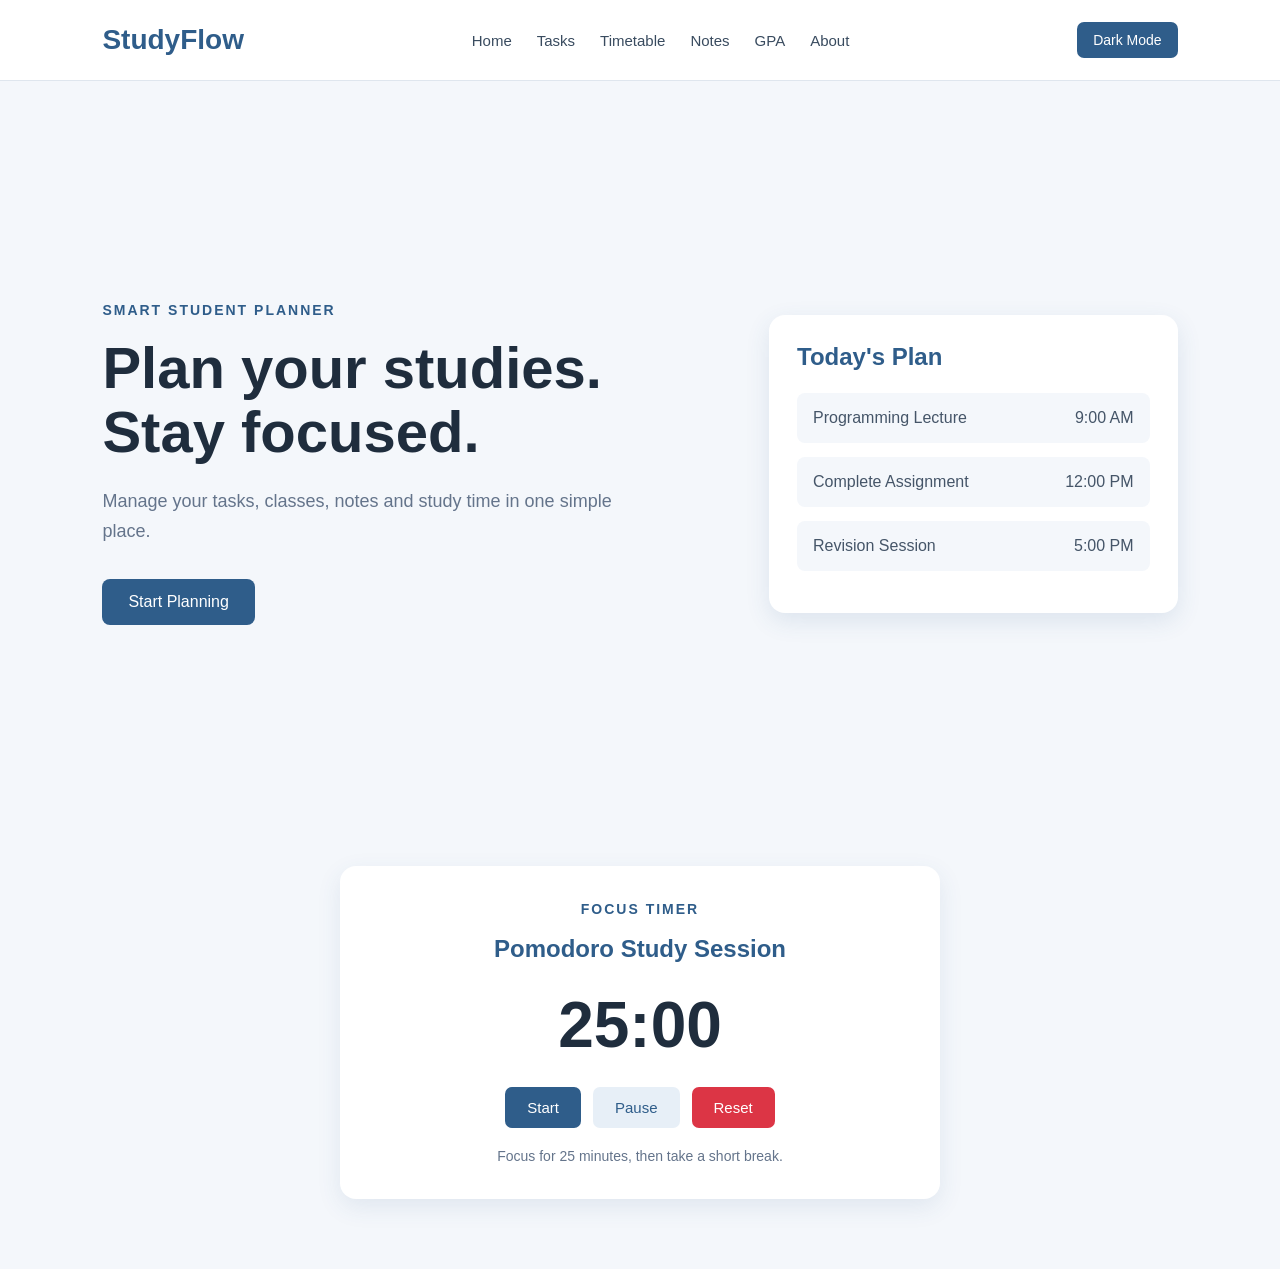
<file: index.html>
<!DOCTYPE html>
<html lang="en">

<head>
    <meta charset="UTF-8">
    <meta name="viewport" content="width=device-width, initial-scale=1.0">

    <title>StudyFlow</title>

    <link rel="stylesheet" href="css/style.css">
</head>
<body>

    <header class="navbar">
        <div class="logo">StudyFlow</div>

        <nav>
            <a href="index.html">Home</a>
            <a href="tasks.html">Tasks</a>
            <a href="timetable.html">Timetable</a>
            <a href="notes.html">Notes</a>
            <a href="gpa.html">GPA</a>
            <a href="about.html">About</a>
        </nav>
        <button id="themeButton" class="theme-button">
    Dark Mode
</button>
    </header>

    <main class="hero">
        <div class="hero-text">
            <p class="small-heading">SMART STUDENT PLANNER</p>

            <h1>Plan your studies.<br>Stay focused.</h1>

            <p class="hero-description">
                Manage your tasks, classes, notes and study time in one simple place.
            </p>

            <a href="tasks.html" class="start-button">Start Planning</a>
        </div>

        <div class="hero-card">
            <h2>Today's Plan</h2>

            <div class="plan-item">
                <span>Programming Lecture</span>
                <span>9:00 AM</span>
            </div>

            <div class="plan-item">
                <span>Complete Assignment</span>
                <span>12:00 PM</span>
            </div>

            <div class="plan-item">
                <span>Revision Session</span>
                <span>5:00 PM</span>
            </div>
        </div>
        
    </main>
        </main>

    <section class="pomodoro-section">

        <div class="pomodoro-card">

            <p class="small-heading">FOCUS TIMER</p>

            <h2>Pomodoro Study Session</h2>

            <div id="timerDisplay" class="timer-display">
                25:00
            </div>

            <div class="timer-buttons">
                <button id="startTimerButton">Start</button>
                <button id="pauseTimerButton">Pause</button>
                <button id="resetTimerButton">Reset</button>
            </div>

            <p class="timer-message">
                Focus for 25 minutes, then take a short break.
            </p>

        </div>

    </section>
<!-- js file connections timers darkmode and light modes  -->
    <script src="js/main.js"></script>
    <script src="js/timer.js"></script>
</body>


</html>
</file>
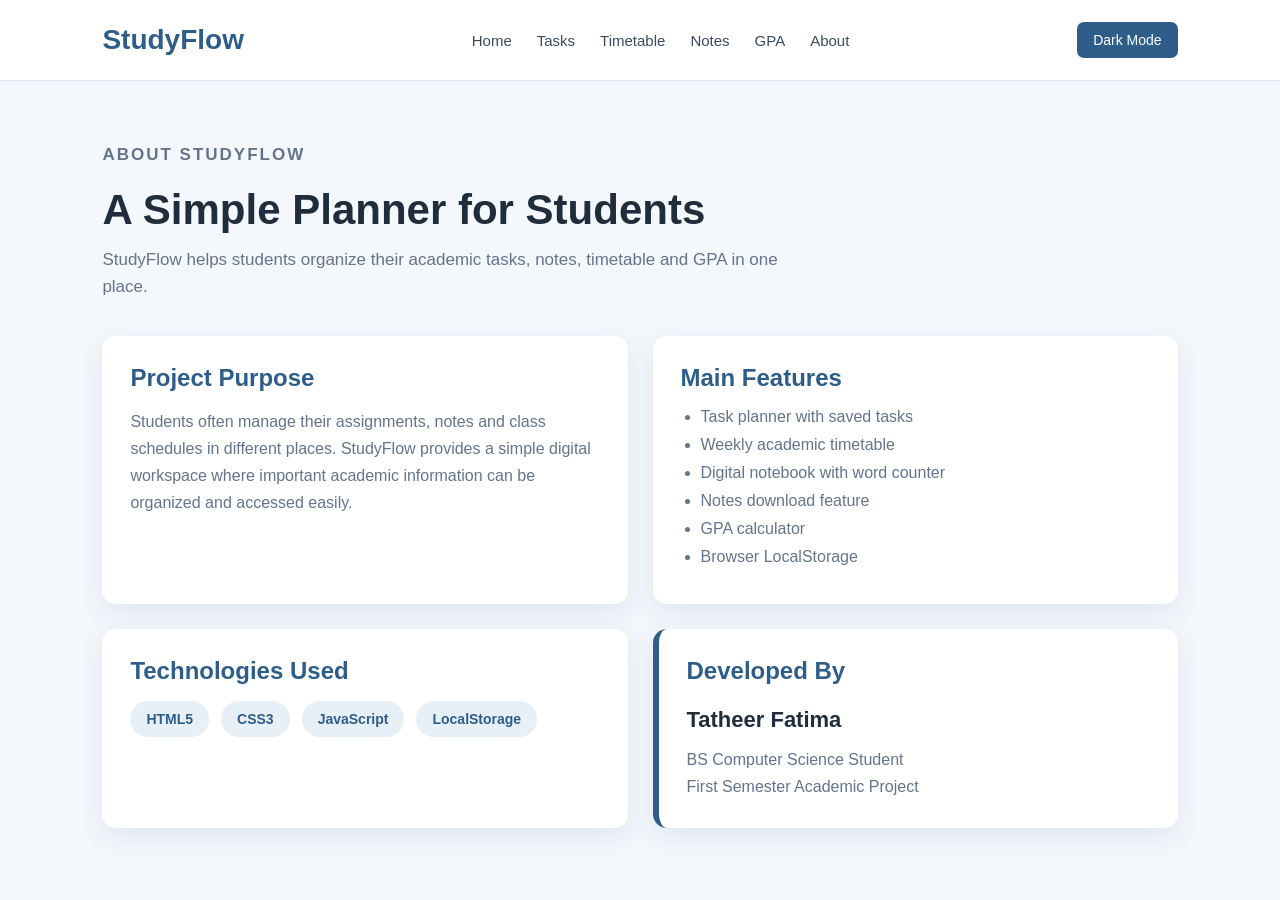
<file: about.html>
<!DOCTYPE html>
<html lang="en">

<head>
    <meta charset="UTF-8">
    <meta name="viewport" content="width=device-width, initial-scale=1.0">

    <title>About - StudyFlow</title>

    <link rel="stylesheet" href="css/style.css">
</head>

<body>

    <header class="navbar">
        <div class="logo">StudyFlow</div>

        <nav>
            <a href="index.html">Home</a>
            <a href="tasks.html">Tasks</a>
            <a href="timetable.html">Timetable</a>
            <a href="notes.html">Notes</a>
            <a href="gpa.html">GPA</a>
            <a href="about.html">About</a>
        </nav>
        <button id="themeButton" class="theme-button">
    Dark Mode
</button>
    </header>

    <main class="about-page">

        <section class="about-heading">
            <p class="small-heading">ABOUT STUDYFLOW</p>

            <h1>A Simple Planner for Students</h1>

            <p>
                StudyFlow helps students organize their academic tasks,
                notes, timetable and GPA in one place.
            </p>
        </section>

        <section class="about-container">

            <div class="about-card">
                <h2>Project Purpose</h2>

                <p>
                    Students often manage their assignments, notes and class
                    schedules in different places. StudyFlow provides a simple
                    digital workspace where important academic information can
                    be organized and accessed easily.
                </p>
            </div>

            <div class="about-card">
                <h2>Main Features</h2>

                <ul>
                    <li>Task planner with saved tasks</li>
                    <li>Weekly academic timetable</li>
                    <li>Digital notebook with word counter</li>
                    <li>Notes download feature</li>
                    <li>GPA calculator</li>
                    <li>Browser LocalStorage</li>
                </ul>
            </div>

            <div class="about-card">
                <h2>Technologies Used</h2>

                <div class="technology-list">
                    <span>HTML5</span>
                    <span>CSS3</span>
                    <span>JavaScript</span>
                    <span>LocalStorage</span>
                </div>
            </div>

            <div class="about-card student-card">
                <h2>Developed By</h2>

                <p class="student-name">Tatheer Fatima</p>
                <p>BS Computer Science Student</p>
                <p>First Semester Academic Project</p>
            </div>

        </section>

    </main>

    <script src="js/main.js"></script>

</body>

</html>
</file>
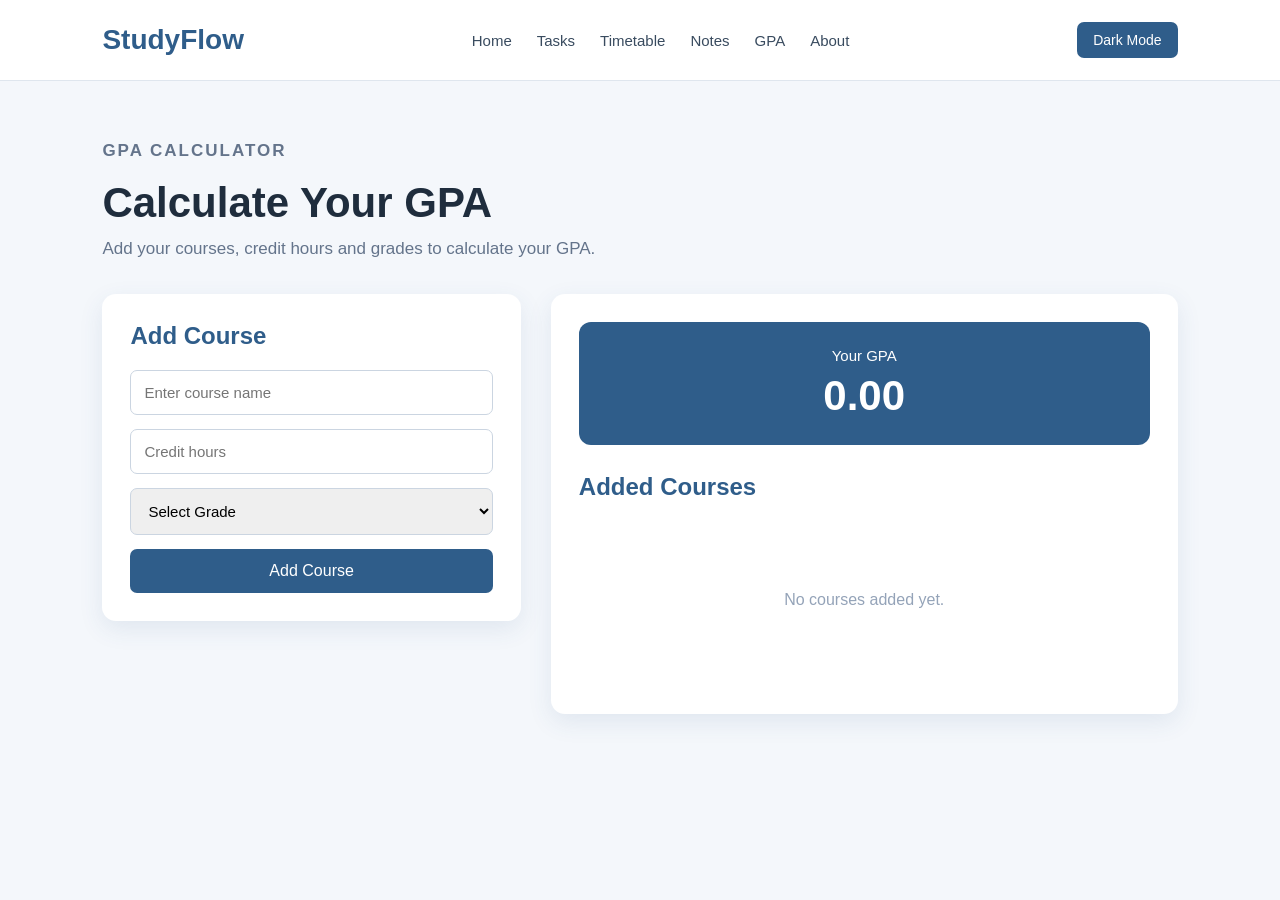
<file: gpa.html>
<!DOCTYPE html>
<html lang="en">

<head>
    <meta charset="UTF-8">
    <meta name="viewport" content="width=device-width, initial-scale=1.0">

    <title>GPA Calculator - StudyFlow</title>

    <link rel="stylesheet" href="css/style.css">
</head>

<body>

    <header class="navbar">
        <div class="logo">StudyFlow</div>

        <nav>
            <a href="index.html">Home</a>
            <a href="tasks.html">Tasks</a>
            <a href="timetable.html">Timetable</a>
            <a href="notes.html">Notes</a>
            <a href="gpa.html">GPA</a>
            <a href="about.html">About</a>
        </nav>
        <button id="themeButton" class="theme-button">
    Dark Mode
</button>
    </header>

    <main class="gpa-page">

        <section class="gpa-heading">
            <p class="small-heading">GPA CALCULATOR</p>

            <h1>Calculate Your GPA</h1>

            <p>
                Add your courses, credit hours and grades to calculate your GPA.
            </p>
        </section>

        <section class="gpa-container">

            <div class="gpa-form">
                <h2>Add Course</h2>

                <input
                    type="text"
                    id="courseName"
                    placeholder="Enter course name"
                >

                <input
                    type="number"
                    id="creditHours"
                    placeholder="Credit hours"
                    min="1"
                    max="6"
                >

                <select id="gradeInput">
                    <option value="">Select Grade</option>
                    <option value="4.0">A</option>
                    <option value="3.7">A-</option>
                    <option value="3.3">B+</option>
                    <option value="3.0">B</option>
                    <option value="2.7">B-</option>
                    <option value="2.3">C+</option>
                    <option value="2.0">C</option>
                    <option value="1.7">C-</option>
                    <option value="1.0">D</option>
                    <option value="0.0">F</option>
                </select>

                <button id="addCourseButton">
                    Add Course
                </button>
            </div>

            <div class="gpa-result-section">

                <div class="gpa-result-card">
                    <p>Your GPA</p>
                    <h2 id="gpaResult">0.00</h2>
                </div>

                <h2>Added Courses</h2>

                <div id="courseList">
                    <p class="empty-message">No courses added yet.</p>
                </div>

            </div>

        </section>

    </main>

    <script src="js/gpa.js"></script>

</body>

</html>
</file>
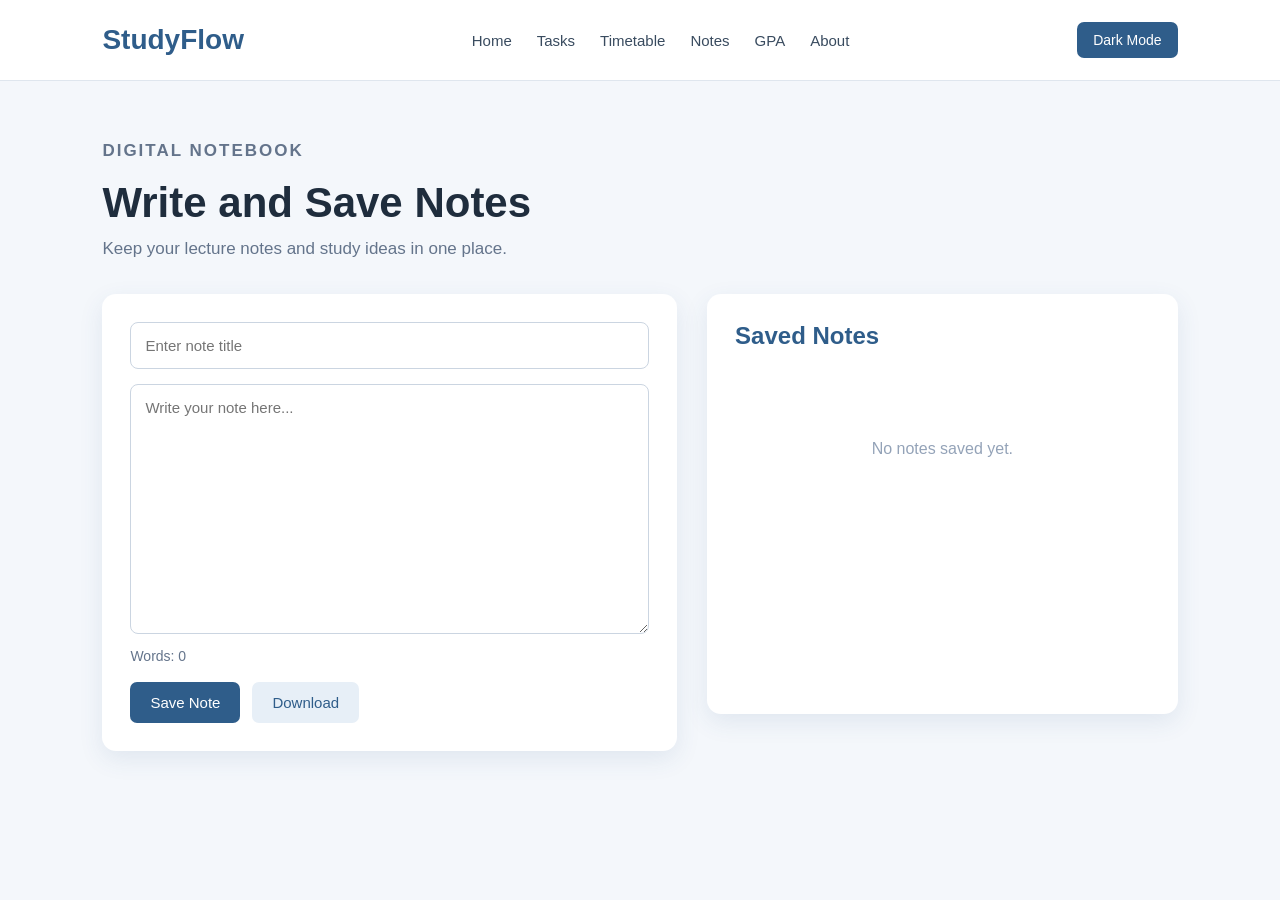
<file: notes.html>
<!DOCTYPE html>
<html lang="en">

<head>
    <meta charset="UTF-8">
    <meta name="viewport" content="width=device-width, initial-scale=1.0">

    <title>Notes - StudyFlow</title>

    <link rel="stylesheet" href="css/style.css">
</head>

<body>

    <header class="navbar">
        <div class="logo">StudyFlow</div>

        <nav>
            <a href="index.html">Home</a>
            <a href="tasks.html">Tasks</a>
            <a href="timetable.html">Timetable</a>
            <a href="notes.html">Notes</a>
            <a href="gpa.html">GPA</a>
            <a href="about.html">About</a>
        </nav>
        <button id="themeButton" class="theme-button">
    Dark Mode
</button>
    </header>

    <main class="notes-page">

        <section class="notes-heading">
            <p class="small-heading">DIGITAL NOTEBOOK</p>

            <h1>Write and Save Notes</h1>

            <p>
                Keep your lecture notes and study ideas in one place.
            </p>
        </section>

        <section class="notes-container">

            <div class="notes-editor">

                <input
                    type="text"
                    id="noteTitle"
                    placeholder="Enter note title"
                >

                <textarea
                    id="noteContent"
                    placeholder="Write your note here..."
                ></textarea>

                <div class="notes-info">
                    <span id="wordCount">Words: 0</span>
                </div>

                <div class="notes-buttons">
                    <button id="saveNoteButton">Save Note</button>
                    <button id="downloadNoteButton">Download</button>
                </div>

            </div>

            <div class="saved-notes-section">

                <h2>Saved Notes</h2>

                <div id="savedNotes">
                    <p class="empty-message">No notes saved yet.</p>
                </div>

            </div>

        </section>

    </main>

    <script src="js/notes.js"></script>

</body>

</html>
</file>
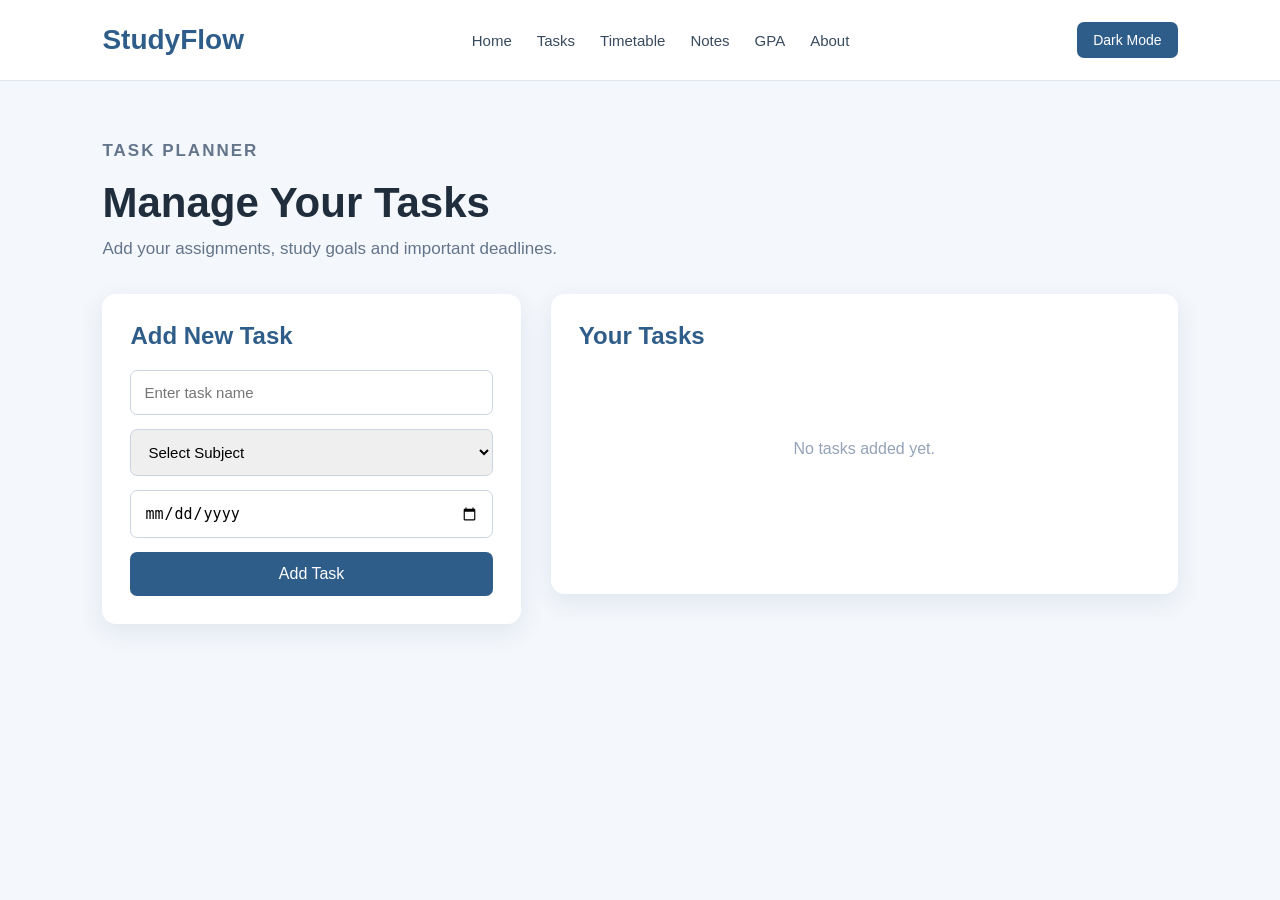
<file: tasks.html>
<!DOCTYPE html>
<html lang="en">

<head>
    <meta charset="UTF-8">
    <meta name="viewport" content="width=device-width, initial-scale=1.0">

    <title>Tasks - StudyFlow</title>

    <link rel="stylesheet" href="css/style.css">
</head>

<body>

    <header class="navbar">
        <div class="logo">StudyFlow</div>

        <nav>
            <a href="index.html">Home</a>
            <a href="tasks.html">Tasks</a>
            <a href="timetable.html">Timetable</a>
            <a href="notes.html">Notes</a>
           <a href="gpa.html">GPA</a>
            <a href="about.html">About</a>
        </nav>
        <button id="themeButton" class="theme-button">
    Dark Mode
</button>
    </header>

    <main class="tasks-page">

        <section class="tasks-heading">
            <p class="small-heading">TASK PLANNER</p>
            <h1>Manage Your Tasks</h1>
            <p>Add your assignments, study goals and important deadlines.</p>
        </section>

        <section class="task-container">

            <div class="task-form">
                <h2>Add New Task</h2>

                <input type="text" id="taskInput" placeholder="Enter task name">

                <select id="subjectInput">
                    <option value="">Select Subject</option>
                    <option value="Programming">Programming</option>
                    <option value="ICT">ICT</option>
                    <option value="Mathematics">Mathematics</option>
                    <option value="English">English</option>
                </select>

                <input type="date" id="dateInput">

                <button id="addTaskButton">Add Task</button>
            </div>

            <div class="task-list-section">
                <h2>Your Tasks</h2>

                <div id="taskList">
                    <p class="empty-message">No tasks added yet.</p>
                </div>
            </div>

        </section>

    </main>
    <script src="js/tasks.js"></script>

</body>

</html>
</file>
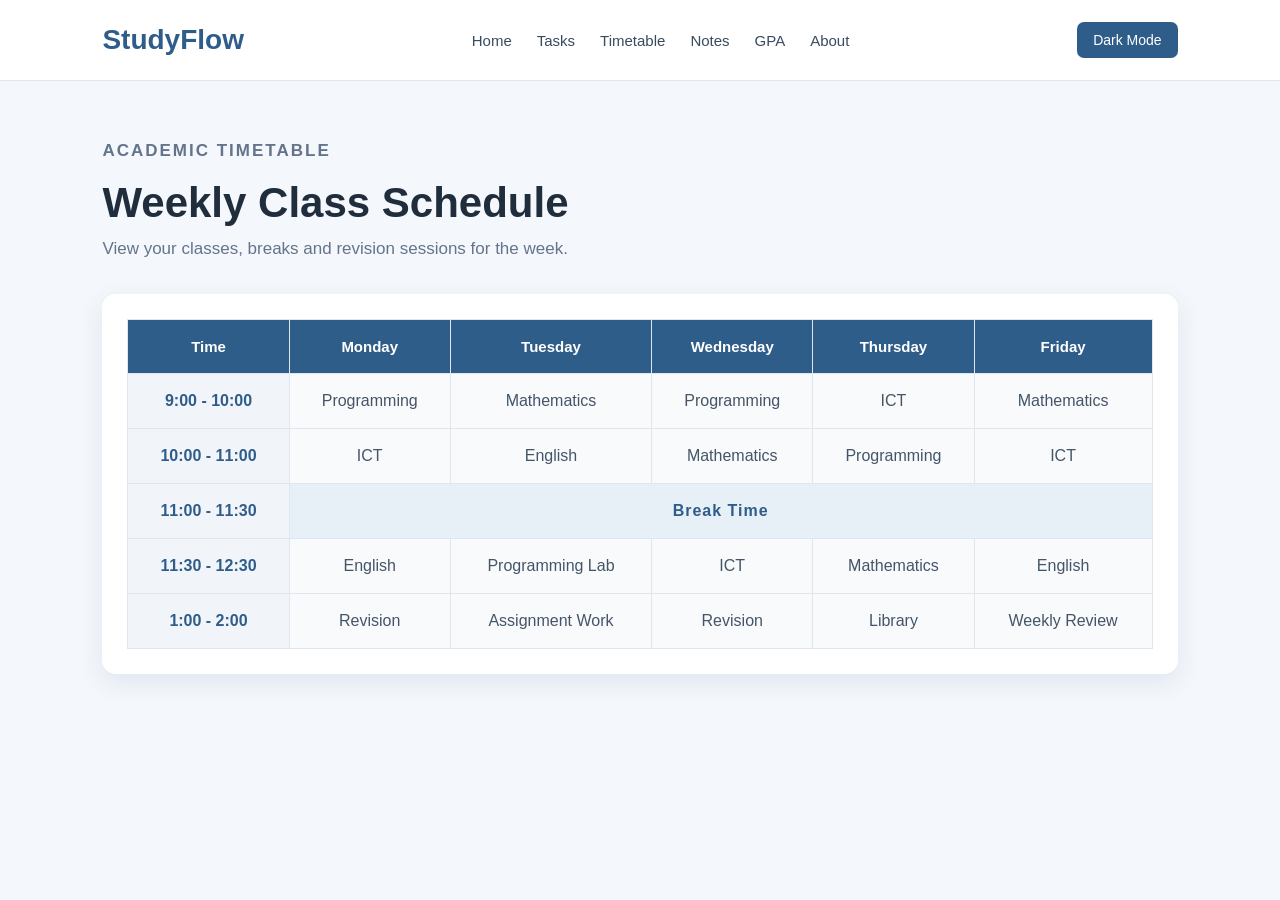
<file: timetable.html>
<!DOCTYPE html>
<html lang="en">

<head>
    <meta charset="UTF-8">
    <meta name="viewport" content="width=device-width, initial-scale=1.0">

    <title>Timetable - StudyFlow</title>

    <link rel="stylesheet" href="css/style.css">
</head>

<body>

    <header class="navbar">
        <div class="logo">StudyFlow</div>

        <nav>
            <a href="index.html">Home</a>
            <a href="tasks.html">Tasks</a>
            <a href="timetable.html">Timetable</a>
           <a href="notes.html">Notes</a>
            <a href="gpa.html">GPA</a>
            <a href="about.html">About</a>
        </nav>
        <button id="themeButton" class="theme-button">
    Dark Mode
</button>
    </header>

    <main class="timetable-page">

        <section class="timetable-heading">
            <p class="small-heading">ACADEMIC TIMETABLE</p>

            <h1>Weekly Class Schedule</h1>

            <p>
                View your classes, breaks and revision sessions for the week.
            </p>
        </section>

        <section class="table-container">

            <table>
                <thead>
                    <tr>
                        <th>Time</th>
                        <th>Monday</th>
                        <th>Tuesday</th>
                        <th>Wednesday</th>
                        <th>Thursday</th>
                        <th>Friday</th>
                    </tr>
                </thead>

                <tbody>
                    <tr>
                        <td>9:00 - 10:00</td>
                        <td>Programming</td>
                        <td>Mathematics</td>
                        <td>Programming</td>
                        <td>ICT</td>
                        <td>Mathematics</td>
                    </tr>

                    <tr>
                        <td>10:00 - 11:00</td>
                        <td>ICT</td>
                        <td>English</td>
                        <td>Mathematics</td>
                        <td>Programming</td>
                        <td>ICT</td>
                    </tr>

                    <tr>
                        <td>11:00 - 11:30</td>
                        <td class="break-cell" colspan="5">Break Time</td>
                    </tr>

                    <tr>
                        <td>11:30 - 12:30</td>
                        <td>English</td>
                        <td>Programming Lab</td>
                        <td>ICT</td>
                        <td>Mathematics</td>
                        <td>English</td>
                    </tr>

                    <tr>
                        <td>1:00 - 2:00</td>
                        <td>Revision</td>
                        <td>Assignment Work</td>
                        <td>Revision</td>
                        <td>Library</td>
                        <td>Weekly Review</td>
                    </tr>
                </tbody>
            </table>

        </section>

    </main>
    <script src="js/main.js"></script>

</body>

</html>
</file>
<file: css/style.css>
* {
    margin: 0;
    padding: 0;
    box-sizing: border-box;
}

body {
    background-color: #f4f7fb;
    font-family: Arial, sans-serif;
    color: #1f2d3d;
}

.navbar {
    display: flex;
    justify-content: space-between;
    align-items: center;
    padding: 22px 8%;
    background-color: white;
    border-bottom: 1px solid #dfe6ee;
}

.logo {
    font-size: 28px;
    font-weight: bold;
    color: #2f5d8a;
}

nav {
    display: flex;
    gap: 25px;
}

nav a {
    text-decoration: none;
    color: #394b5f;
    font-size: 15px;
}

nav a:hover {
    color: #2f5d8a;
}

.hero {
    min-height: 85vh;
    display: flex;
    justify-content: space-between;
    align-items: center;
    gap: 60px;
    padding: 60px 8%;
}

.hero-text {
    width: 55%;
}

.small-heading {
    color: #2f5d8a;
    font-size: 14px;
    font-weight: bold;
    letter-spacing: 2px;
    margin-bottom: 18px;
}

.hero h1 {
    font-size: 58px;
    line-height: 1.1;
    margin-bottom: 22px;
}

.hero-description {
    color: #64748b;
    font-size: 18px;
    line-height: 1.7;
    margin-bottom: 32px;
    max-width: 550px;
}

.start-button {
    display: inline-block;
    text-decoration: none;
    background-color: #2f5d8a;
    color: white;
    padding: 14px 26px;
    border-radius: 8px;
    font-size: 16px;
}

.start-button:hover {
    background-color: #244b70;
}

.hero-card {
    width: 38%;
    background-color: white;
    padding: 28px;
    border-radius: 16px;
    box-shadow: 0 8px 25px rgba(47, 93, 138, 0.12);
}

.hero-card h2 {
    margin-bottom: 22px;
    color: #2f5d8a;
}

.plan-item {
    display: flex;
    justify-content: space-between;
    background-color: #f4f7fb;
    padding: 16px;
    margin-bottom: 14px;
    border-radius: 8px;
    color: #455568;
}
.tasks-page {
    padding: 60px 8%;
}

.tasks-heading {
    margin-bottom: 35px;
}

.tasks-heading h1 {
    font-size: 42px;
    margin-bottom: 12px;
}

.tasks-heading p {
    color: #64748b;
    font-size: 17px;
}

.task-container {
    display: flex;
    gap: 30px;
    align-items: flex-start;
}

.task-form,
.task-list-section {
    background-color: white;
    padding: 28px;
    border-radius: 14px;
    box-shadow: 0 8px 25px rgba(47, 93, 138, 0.10);
}

.task-form {
    width: 40%;
}

.task-list-section {
    width: 60%;
    min-height: 300px;
}

.task-form h2,
.task-list-section h2 {
    margin-bottom: 20px;
    color: #2f5d8a;
}

.task-form input,
.task-form select {
    width: 100%;
    padding: 13px;
    margin-bottom: 14px;
    border: 1px solid #cbd5e1;
    border-radius: 7px;
    font-size: 15px;
}

.task-form button {
    width: 100%;
    padding: 13px;
    border: none;
    border-radius: 7px;
    background-color: #2f5d8a;
    color: white;
    font-size: 16px;
    cursor: pointer;
}

.task-form button:hover {
    background-color: #244b70;
}

.empty-message {
    color: #94a3b8;
    text-align: center;
    padding-top: 70px;
}
.task-card {
    display: flex;
    justify-content: space-between;
    align-items: center;
    background-color: #f4f7fb;
    padding: 18px;
    margin-bottom: 14px;
    border-radius: 9px;
    border-left: 5px solid #2f5d8a;
}

.task-card h3 {
    margin-bottom: 7px;
    color: #1f2d3d;
}

.task-card p {
    color: #64748b;
    font-size: 14px;
}

.delete-button {
    border: none;
    background-color: #dc3545;
    color: white;
    padding: 9px 14px;
    border-radius: 6px;
    cursor: pointer;
}

.delete-button:hover {
    background-color: #b52a37;
}
.timetable-page {
    padding: 60px 8%;
}

.timetable-heading {
    margin-bottom: 35px;
}

.timetable-heading h1 {
    font-size: 42px;
    margin-bottom: 12px;
}

.timetable-heading p {
    color: #64748b;
    font-size: 17px;
}

.table-container {
    background-color: white;
    padding: 25px;
    border-radius: 14px;
    box-shadow: 0 8px 25px rgba(47, 93, 138, 0.10);
    overflow-x: auto;
}

table {
    width: 100%;
    border-collapse: collapse;
    min-width: 850px;
}

th,
td {
    padding: 18px 14px;
    text-align: center;
    border: 1px solid #dfe6ee;
}

th {
    background-color: #2f5d8a;
    color: white;
    font-size: 15px;
}

td {
    background-color: #f8fafc;
    color: #455568;
}

tbody tr:hover td {
    background-color: #eef4fa;
}

td:first-child {
    font-weight: bold;
    color: #2f5d8a;
    background-color: #f1f5f9;
}

.break-cell {
    background-color: #e7eff7;
    color: #2f5d8a;
    font-weight: bold;
    letter-spacing: 1px;
}
.notes-page {
    padding: 60px 8%;
}

.notes-heading {
    margin-bottom: 35px;
}

.notes-heading h1 {
    font-size: 42px;
    margin-bottom: 12px;
}

.notes-heading p {
    color: #64748b;
    font-size: 17px;
}

.notes-container {
    display: flex;
    gap: 30px;
    align-items: flex-start;
}

.notes-editor,
.saved-notes-section {
    background-color: white;
    padding: 28px;
    border-radius: 14px;
    box-shadow: 0 8px 25px rgba(47, 93, 138, 0.10);
}

.notes-editor {
    width: 55%;
}

.saved-notes-section {
    width: 45%;
    min-height: 420px;
}

.notes-editor input,
.notes-editor textarea {
    width: 100%;
    border: 1px solid #cbd5e1;
    border-radius: 8px;
    padding: 14px;
    font-size: 15px;
    font-family: Arial, sans-serif;
}

.notes-editor input {
    margin-bottom: 15px;
}

.notes-editor textarea {
    min-height: 250px;
    resize: vertical;
}

.notes-info {
    margin-top: 10px;
    color: #64748b;
    font-size: 14px;
}

.notes-buttons {
    display: flex;
    gap: 12px;
    margin-top: 18px;
}

.notes-buttons button {
    border: none;
    padding: 12px 20px;
    border-radius: 7px;
    font-size: 15px;
    cursor: pointer;
}

#saveNoteButton {
    background-color: #2f5d8a;
    color: white;
}

#saveNoteButton:hover {
    background-color: #244b70;
}

#downloadNoteButton {
    background-color: #e7eff7;
    color: #2f5d8a;
}

#downloadNoteButton:hover {
    background-color: #d8e5f2;
}

.saved-notes-section h2 {
    margin-bottom: 20px;
    color: #2f5d8a;
}

.saved-note-card {
    background-color: #f4f7fb;
    padding: 16px;
    margin-bottom: 14px;
    border-radius: 8px;
    border-left: 5px solid #2f5d8a;
}

.saved-note-card h3 {
    margin-bottom: 8px;
    color: #1f2d3d;
}

.saved-note-card p {
    color: #64748b;
    font-size: 14px;
    line-height: 1.5;
}

.note-actions {
    margin-top: 12px;
}

.note-actions button {
    border: none;
    background-color: #dc3545;
    color: white;
    padding: 8px 12px;
    border-radius: 6px;
    cursor: pointer;
}
.gpa-page {
    padding: 60px 8%;
}

.gpa-heading {
    margin-bottom: 35px;
}

.gpa-heading h1 {
    font-size: 42px;
    margin-bottom: 12px;
}

.gpa-heading p {
    color: #64748b;
    font-size: 17px;
}

.gpa-container {
    display: flex;
    gap: 30px;
    align-items: flex-start;
}

.gpa-form,
.gpa-result-section {
    background-color: white;
    padding: 28px;
    border-radius: 14px;
    box-shadow: 0 8px 25px rgba(47, 93, 138, 0.10);
}

.gpa-form {
    width: 40%;
}

.gpa-result-section {
    width: 60%;
    min-height: 420px;
}

.gpa-form h2,
.gpa-result-section h2 {
    margin-bottom: 20px;
    color: #2f5d8a;
}

.gpa-form input,
.gpa-form select {
    width: 100%;
    padding: 13px;
    margin-bottom: 14px;
    border: 1px solid #cbd5e1;
    border-radius: 7px;
    font-size: 15px;
}

.gpa-form button {
    width: 100%;
    padding: 13px;
    border: none;
    border-radius: 7px;
    background-color: #2f5d8a;
    color: white;
    font-size: 16px;
    cursor: pointer;
}

.gpa-form button:hover {
    background-color: #244b70;
}

.gpa-result-card {
    background-color: #2f5d8a;
    color: white;
    text-align: center;
    padding: 25px;
    border-radius: 12px;
    margin-bottom: 28px;
}

.gpa-result-card p {
    font-size: 15px;
    margin-bottom: 8px;
}

.gpa-result-card h2 {
    color: white;
    font-size: 42px;
    margin-bottom: 0;
}

.course-card {
    display: flex;
    justify-content: space-between;
    align-items: center;
    background-color: #f4f7fb;
    padding: 16px;
    margin-bottom: 14px;
    border-radius: 8px;
    border-left: 5px solid #2f5d8a;
}

.course-card h3 {
    margin-bottom: 6px;
    color: #1f2d3d;
}

.course-card p {
    color: #64748b;
    font-size: 14px;
}

.course-card button {
    border: none;
    background-color: #dc3545;
    color: white;
    padding: 8px 12px;
    border-radius: 6px;
    cursor: pointer;
}
.about-page {
    padding: 60px 8%;
}

.about-heading {
    margin-bottom: 35px;
}

.about-heading h1 {
    font-size: 42px;
    margin-bottom: 12px;
}

.about-heading p {
    color: #64748b;
    font-size: 17px;
    max-width: 700px;
    line-height: 1.6;
}

.about-container {
    display: grid;
    grid-template-columns: repeat(2, 1fr);
    gap: 25px;
}

.about-card {
    background-color: white;
    padding: 28px;
    border-radius: 14px;
    box-shadow: 0 8px 25px rgba(47, 93, 138, 0.10);
}

.about-card h2 {
    color: #2f5d8a;
    margin-bottom: 16px;
}

.about-card p {
    color: #64748b;
    line-height: 1.7;
}

.about-card ul {
    padding-left: 20px;
    color: #64748b;
}

.about-card li {
    margin-bottom: 10px;
}

.technology-list {
    display: flex;
    flex-wrap: wrap;
    gap: 12px;
}

.technology-list span {
    background-color: #e7eff7;
    color: #2f5d8a;
    padding: 10px 16px;
    border-radius: 20px;
    font-size: 14px;
    font-weight: bold;
}

.student-card {
    border-left: 6px solid #2f5d8a;
}

.student-name {
    font-size: 22px;
    font-weight: bold;
    color: #1f2d3d !important;
    margin-bottom: 8px;
}
@media screen and (max-width: 900px) {

    .navbar {
        flex-direction: column;
        gap: 18px;
        padding: 20px 5%;
    }

    nav {
        flex-wrap: wrap;
        justify-content: center;
        gap: 15px;
    }

    .hero {
        flex-direction: column;
        text-align: center;
        padding: 50px 6%;
    }

    .hero-text,
    .hero-card {
        width: 100%;
    }

    .hero-description {
        margin-left: auto;
        margin-right: auto;
    }

    .task-container,
    .notes-container,
    .gpa-container {
        flex-direction: column;
    }

    .task-form,
    .task-list-section,
    .notes-editor,
    .saved-notes-section,
    .gpa-form,
    .gpa-result-section {
        width: 100%;
    }

    .about-container {
        grid-template-columns: 1fr;
    }
}

@media screen and (max-width: 600px) {

    .navbar {
        align-items: flex-start;
    }

    nav {
        justify-content: flex-start;
    }

    nav a {
        font-size: 14px;
    }

    .hero h1 {
        font-size: 40px;
    }

    .hero-card {
        padding: 20px;
    }

    .tasks-page,
    .timetable-page,
    .notes-page,
    .gpa-page,
    .about-page {
        padding: 40px 5%;
    }

    .tasks-heading h1,
    .timetable-heading h1,
    .notes-heading h1,
    .gpa-heading h1,
    .about-heading h1 {
        font-size: 32px;
    }

    .task-form,
    .task-list-section,
    .notes-editor,
    .saved-notes-section,
    .gpa-form,
    .gpa-result-section,
    .about-card {
        padding: 20px;
    }

    .task-card,
    .course-card {
        flex-direction: column;
        align-items: flex-start;
        gap: 14px;
    }

    .notes-buttons {
        flex-direction: column;
    }

    .notes-buttons button {
        width: 100%;
    }
}

.theme-button {
    border: none;
    background-color: #2f5d8a;
    color: white;
    padding: 10px 16px;
    border-radius: 7px;
    cursor: pointer;
    font-size: 14px;
}

.theme-button:hover {
    background-color: #244b70;
}

.dark-mode {
    background-color: #17212b;
    color: #f1f5f9;
}

.dark-mode .navbar {
    background-color: #1f2d3d;
    border-bottom-color: #334155;
}

.dark-mode .logo,
.dark-mode nav a,
.dark-mode h1,
.dark-mode h2,
.dark-mode h3 {
    color: #f1f5f9;
}

.dark-mode nav a:hover {
    color: #8fb4d9;
}

.dark-mode .hero-description,
.dark-mode .tasks-heading p,
.dark-mode .timetable-heading p,
.dark-mode .notes-heading p,
.dark-mode .gpa-heading p,
.dark-mode .about-heading p,
.dark-mode .about-card p,
.dark-mode .about-card li {
    color: #cbd5e1;
}

.dark-mode .hero-card,
.dark-mode .task-form,
.dark-mode .task-list-section,
.dark-mode .table-container,
.dark-mode .notes-editor,
.dark-mode .saved-notes-section,
.dark-mode .gpa-form,
.dark-mode .gpa-result-section,
.dark-mode .about-card {
    background-color: #1f2d3d;
}

.dark-mode .plan-item,
.dark-mode .task-card,
.dark-mode .saved-note-card,
.dark-mode .course-card {
    background-color: #27384a;
    color: #f1f5f9;
}

.dark-mode input,
.dark-mode select,
.dark-mode textarea {
    background-color: #27384a;
    color: #f1f5f9;
    border-color: #475569;
}

.dark-mode td {
    background-color: #27384a;
    color: #f1f5f9;
}

.dark-mode td:first-child {
    background-color: #223044;
    color: #8fb4d9;
}

.dark-mode tbody tr:hover td {
    background-color: #32465c;
}

.dark-mode .break-cell {
    background-color: #32465c;
    color: #b9d3ec;
}
.pomodoro-section {
    padding: 20px 8% 70px;
}

.pomodoro-card {
    max-width: 600px;
    margin: 0 auto;
    background-color: white;
    padding: 35px;
    border-radius: 16px;
    text-align: center;
    box-shadow: 0 8px 25px rgba(47, 93, 138, 0.10);
}

.pomodoro-card h2 {
    margin-bottom: 20px;
    color: #2f5d8a;
}

.timer-display {
    font-size: 64px;
    font-weight: bold;
    color: #1f2d3d;
    margin: 25px 0;
}

.timer-buttons {
    display: flex;
    justify-content: center;
    gap: 12px;
    margin-bottom: 20px;
}

.timer-buttons button {
    border: none;
    padding: 12px 22px;
    border-radius: 7px;
    font-size: 15px;
    cursor: pointer;
}

#startTimerButton {
    background-color: #2f5d8a;
    color: white;
}

#pauseTimerButton {
    background-color: #e7eff7;
    color: #2f5d8a;
}

#resetTimerButton {
    background-color: #dc3545;
    color: white;
}

.timer-message {
    color: #64748b;
    font-size: 14px;
}

.dark-mode .pomodoro-card {
    background-color: #1f2d3d;
}

.dark-mode .timer-display,
.dark-mode .pomodoro-card h2 {
    color: #f1f5f9;
}

.dark-mode .timer-message {
    color: #cbd5e1;
}
</file>
